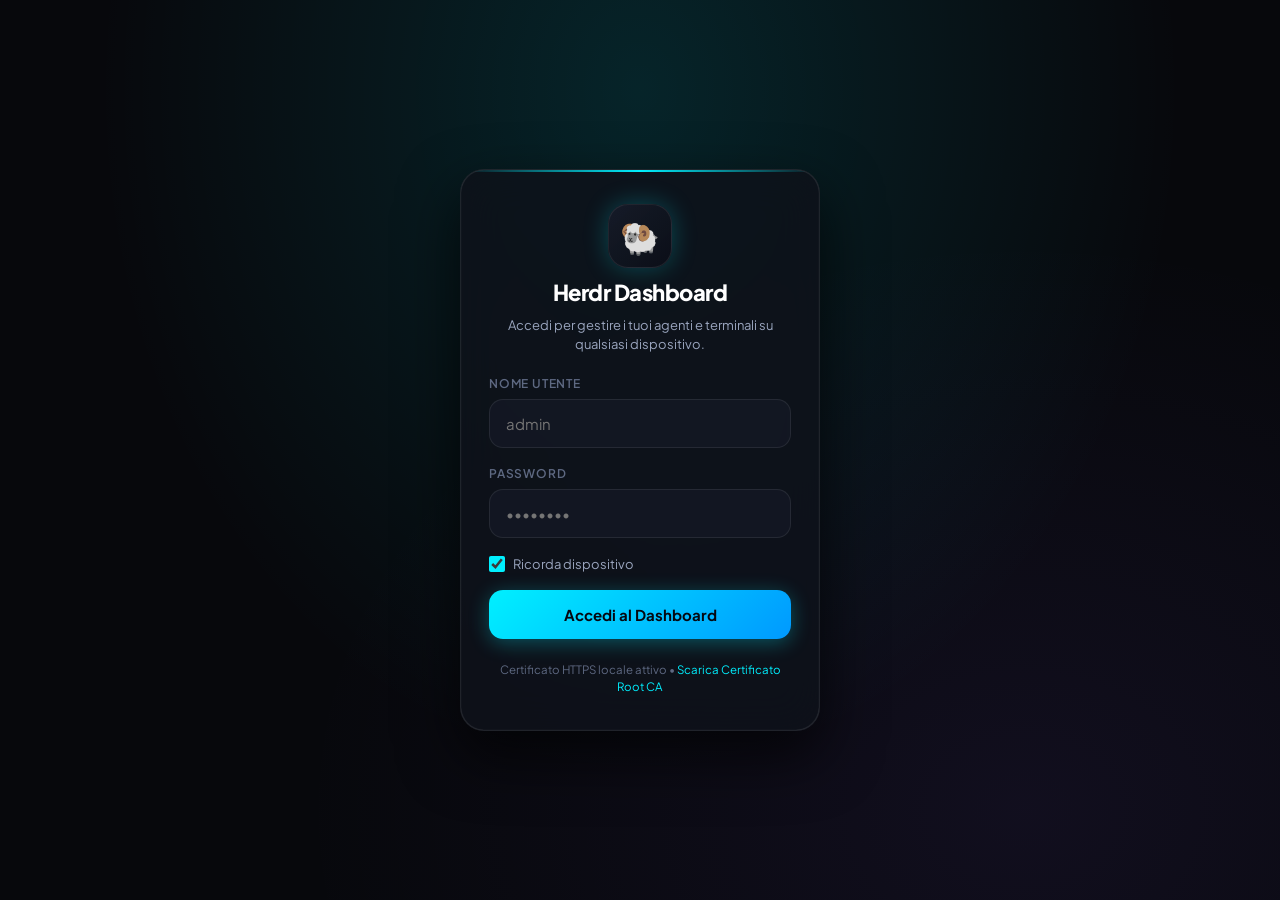
<file: static/login.html>
<!DOCTYPE html>
<html lang="it">
<head>
    <meta charset="UTF-8">
    <meta name="viewport" content="width=device-width, height=device-height, initial-scale=1.0, maximum-scale=1.0, user-scalable=no">
    <meta name="apple-mobile-web-app-capable" content="yes">
    <meta name="mobile-web-app-capable" content="yes">
    <meta name="apple-mobile-web-app-status-bar-style" content="black-translucent">
    <meta name="apple-mobile-web-app-title" content="Herdr">
    <meta name="application-name" content="Herdr">
    <meta name="theme-color" content="#1a1a2e">
    
    <!-- iOS Apple Touch Icons -->
    <link rel="apple-touch-icon" href="/apple-touch-icon-ram-180.png?v=3" sizes="180x180">
    <link rel="apple-touch-icon" href="/apple-touch-icon.png?v=3">
    <link rel="apple-touch-icon" sizes="1024x1024" href="/icons/icon-ram-1024.png?v=3">
    
    <!-- Standard Favicons & Web App Manifest -->
    <link rel="icon" type="image/svg+xml" href="/favicon.svg?v=20260904_ram_pwa">
    <link rel="icon" type="image/png" sizes="192x192" href="/icons/icon-192x192.png?v=20260904_ram_pwa">
    <link rel="icon" type="image/png" sizes="512x512" href="/icons/icon-512x512.png?v=20260904_ram_pwa">
    <link rel="manifest" href="/manifest.json?v=20260904_ram_pwa">
    
    <title>Accedi — Herdr</title>
    
    <link rel="preconnect" href="https://fonts.googleapis.com">
    <link rel="preconnect" href="https://fonts.gstatic.com" crossorigin>
    <link href="https://fonts.googleapis.com/css2?family=JetBrains+Mono:wght@400;500;600;700&family=Plus+Jakarta+Sans:wght@400;500;600;700;800&family=Inter:wght@400;500;600;700&display=swap" rel="stylesheet">
    <style>
        :root {
            --bg-base: #07080c;
            --bg-card: rgba(15, 18, 26, 0.85);
            --bg-input: rgba(22, 27, 39, 0.7);
            --border-subtle: rgba(255, 255, 255, 0.08);
            --border-glow: rgba(0, 240, 255, 0.35);
            --text-primary: #f0f4fc;
            --text-secondary: #9aa5be;
            --text-muted: #5e6982;
            --accent-cyan: #00f0ff;
            --accent-glow: 0 0 24px rgba(0, 240, 255, 0.25);
            --font-sans: 'Plus Jakarta Sans', 'Inter', system-ui, -apple-system, BlinkMacSystemFont, 'Segoe UI', Roboto, sans-serif;
            --font-mono: 'JetBrains Mono', monospace;
        }

        * {
            box-sizing: border-box;
            margin: 0;
            padding: 0;
            -webkit-tap-highlight-color: transparent;
        }

        html, body {
            width: 100%;
            height: 100%;
            height: 100dvh;
            margin: 0;
            padding: 0;
            overflow: hidden;
            background-color: var(--bg-base);
            background-image: 
                radial-gradient(ellipse at 50% 10%, rgba(0, 240, 255, 0.12) 0%, transparent 60%),
                radial-gradient(ellipse at 80% 90%, rgba(139, 92, 246, 0.08) 0%, transparent 50%);
            color: var(--text-primary);
            font-family: var(--font-sans);
            display: flex;
            align-items: center;
            justify-content: center;
        }

        .login-wrapper {
            width: 100%;
            max-width: 400px;
            padding: 20px;
            display: flex;
            align-items: center;
            justify-content: center;
        }

        .login-card {
            background: var(--bg-card);
            backdrop-filter: blur(20px);
            -webkit-backdrop-filter: blur(20px);
            border: 1px solid var(--border-subtle);
            border-radius: 24px;
            width: 100%;
            padding: 34px 28px;
            box-shadow: 0 24px 60px rgba(0, 0, 0, 0.7), 0 0 1px rgba(255, 255, 255, 0.2) inset;
            display: flex;
            flex-direction: column;
            gap: 22px;
            position: relative;
            overflow: hidden;
        }

        .login-card::before {
            content: '';
            position: absolute;
            top: 0;
            left: 0;
            right: 0;
            height: 2px;
            background: linear-gradient(90deg, transparent, var(--accent-cyan), transparent);
        }

        .login-header {
            text-align: center;
            display: flex;
            flex-direction: column;
            align-items: center;
            gap: 10px;
        }

        .login-logo {
            width: 64px;
            height: 64px;
            background: linear-gradient(135deg, rgba(22, 28, 42, 0.9), rgba(12, 15, 24, 0.95));
            border: 1px solid var(--border-subtle);
            border-radius: 20px;
            display: flex;
            align-items: center;
            justify-content: center;
            font-size: 32px;
            box-shadow: var(--accent-glow);
        }

        .login-title {
            font-size: 22px;
            font-weight: 800;
            color: #fff;
            letter-spacing: -0.5px;
        }

        .login-subtitle {
            font-size: 13px;
            color: var(--text-secondary);
            line-height: 1.45;
        }

        .form-group {
            display: flex;
            flex-direction: column;
            gap: 8px;
        }

        .form-label {
            font-size: 12px;
            font-weight: 600;
            text-transform: uppercase;
            letter-spacing: 0.8px;
            color: var(--text-muted);
        }

        .input-wrapper {
            position: relative;
            display: flex;
            align-items: center;
        }

        .form-input {
            width: 100%;
            background: var(--bg-input);
            border: 1px solid var(--border-subtle);
            border-radius: 14px;
            padding: 14px 16px;
            color: #fff;
            font-family: var(--font-sans);
            font-size: 15px;
            outline: none;
            transition: all 0.2s ease;
        }

        .form-input:focus {
            border-color: var(--accent-cyan);
            box-shadow: 0 0 0 3px rgba(0, 240, 255, 0.15);
            background: rgba(22, 27, 39, 0.95);
        }

        .remember-row {
            display: flex;
            align-items: center;
            justify-content: space-between;
            font-size: 13px;
            color: var(--text-secondary);
        }

        .remember-checkbox {
            display: flex;
            align-items: center;
            gap: 8px;
            cursor: pointer;
        }

        .remember-checkbox input {
            accent-color: var(--accent-cyan);
            width: 16px;
            height: 16px;
        }

        .btn-submit {
            background: linear-gradient(135deg, #00f0ff, #0099ff);
            color: #050811;
            font-family: var(--font-sans);
            font-weight: 700;
            font-size: 15px;
            border: none;
            border-radius: 14px;
            padding: 15px;
            cursor: pointer;
            transition: all 0.2s cubic-bezier(0.16, 1, 0.3, 1);
            display: flex;
            align-items: center;
            justify-content: center;
            gap: 8px;
            box-shadow: 0 4px 20px rgba(0, 240, 255, 0.3);
        }

        .btn-submit:hover {
            filter: brightness(1.05);
            box-shadow: 0 6px 24px rgba(0, 240, 255, 0.45);
        }

        .btn-submit:active {
            transform: scale(0.98);
            box-shadow: 0 2px 10px rgba(0, 240, 255, 0.2);
        }

        .btn-submit:disabled {
            opacity: 0.6;
            cursor: not-allowed;
            transform: none;
        }

        .alert-box {
            background: rgba(239, 68, 68, 0.12);
            border: 1px solid rgba(239, 68, 68, 0.3);
            color: #fca5a5;
            padding: 12px 14px;
            border-radius: 12px;
            font-size: 13px;
            display: none;
            align-items: center;
            gap: 8px;
        }

        .footer-note {
            text-align: center;
            font-size: 11.5px;
            color: var(--text-muted);
            line-height: 1.5;
        }

        .footer-note a {
            color: var(--accent-cyan);
            text-decoration: none;
        }

        .footer-note a:hover {
            text-decoration: underline;
        }

        .spinner {
            width: 18px;
            height: 18px;
            border: 2px solid rgba(5, 8, 17, 0.3);
            border-top-color: #050811;
            border-radius: 50%;
            animation: spin 0.6s linear infinite;
            display: none;
        }

        @keyframes spin {
            to { transform: rotate(360deg); }
        }
    </style>
</head>
<body>
    <div class="login-wrapper">
        <div class="login-card">
            <div class="login-header">
                <div class="login-logo">🐏</div>
                <h1 class="login-title">Herdr Dashboard</h1>
                <p class="login-subtitle">Accedi per gestire i tuoi agenti e terminali su qualsiasi dispositivo.</p>
            </div>

            <div id="alert-box" class="alert-box">
                <span>⚠️</span>
                <span id="alert-text">Credenziali non valide.</span>
            </div>

            <form id="login-form" autocomplete="on">
                <div style="display: flex; flex-direction: column; gap: 18px;">
                    <div class="form-group">
                        <label class="form-label" for="username">Nome Utente</label>
                        <div class="input-wrapper">
                            <input class="form-input" type="text" id="username" name="username" placeholder="admin" required autocomplete="username" autocapitalize="none" autocorrect="off">
                        </div>
                    </div>

                    <div class="form-group">
                        <label class="form-label" for="password">Password</label>
                        <div class="input-wrapper">
                            <input class="form-input" type="password" id="password" name="password" placeholder="••••••••" required autocomplete="current-password">
                        </div>
                    </div>

                    <div class="remember-row">
                        <label class="remember-checkbox">
                            <input type="checkbox" id="remember" checked>
                            <span>Ricorda dispositivo</span>
                        </label>
                    </div>

                    <button type="submit" class="btn-submit" id="btn-submit">
                        <span id="btn-text">Accedi al Dashboard</span>
                        <div class="spinner" id="btn-spinner"></div>
                    </button>
                </div>
            </form>

            <div class="footer-note">
                Certificato HTTPS locale attivo • <a href="/ca.crt" download>Scarica Certificato Root CA</a>
            </div>
        </div>
    </div>

    <script>
        const form = document.getElementById('login-form');
        const alertBox = document.getElementById('alert-box');
        const alertText = document.getElementById('alert-text');
        const btnSubmit = document.getElementById('btn-submit');
        const btnText = document.getElementById('btn-text');
        const btnSpinner = document.getElementById('btn-spinner');

        // Check if token already stored in localStorage (e.g. for iOS Web Clip)
        const savedToken = localStorage.getItem('herdr_token');
        if (savedToken) {
            fetch(`/api/state?token=${encodeURIComponent(savedToken)}`, {
                headers: { 'X-Session-Token': savedToken }
            }).then(r => {
                if (r.ok) {
                    window.location.href = `/?token=${encodeURIComponent(savedToken)}`;
                }
            }).catch(() => {});
        }

        function showError(msg) {
            alertText.textContent = msg;
            alertBox.style.display = 'flex';
        }

        form.addEventListener('submit', async (e) => {
            e.preventDefault();
            alertBox.style.display = 'none';

            const username = document.getElementById('username').value.trim();
            const password = document.getElementById('password').value;
            const remember = document.getElementById('remember').checked;

            if (!username || !password) {
                showError('Inserisci nome utente e password.');
                return;
            }

            btnSubmit.disabled = true;
            btnText.style.display = 'none';
            btnSpinner.style.display = 'block';

            try {
                const res = await fetch('/api/login', {
                    method: 'POST',
                    headers: { 'Content-Type': 'application/json' },
                    body: JSON.stringify({ username, password, remember })
                });

                const data = await res.json();
                if (res.ok && data.success) {
                    if (data.token) {
                        localStorage.setItem('herdr_token', data.token);
                        window.location.href = `/?token=${encodeURIComponent(data.token)}`;
                    } else {
                        window.location.href = '/';
                    }
                } else {
                    showError(data.message || 'Credenziali non valide.');
                    btnSubmit.disabled = false;
                    btnText.style.display = 'inline';
                    btnSpinner.style.display = 'none';
                }
            } catch (err) {
                showError('Errore di connessione con il server.');
                btnSubmit.disabled = false;
                btnText.style.display = 'inline';
                btnSpinner.style.display = 'none';
            }
        });
    </script>
</body>
</html>
</file>
